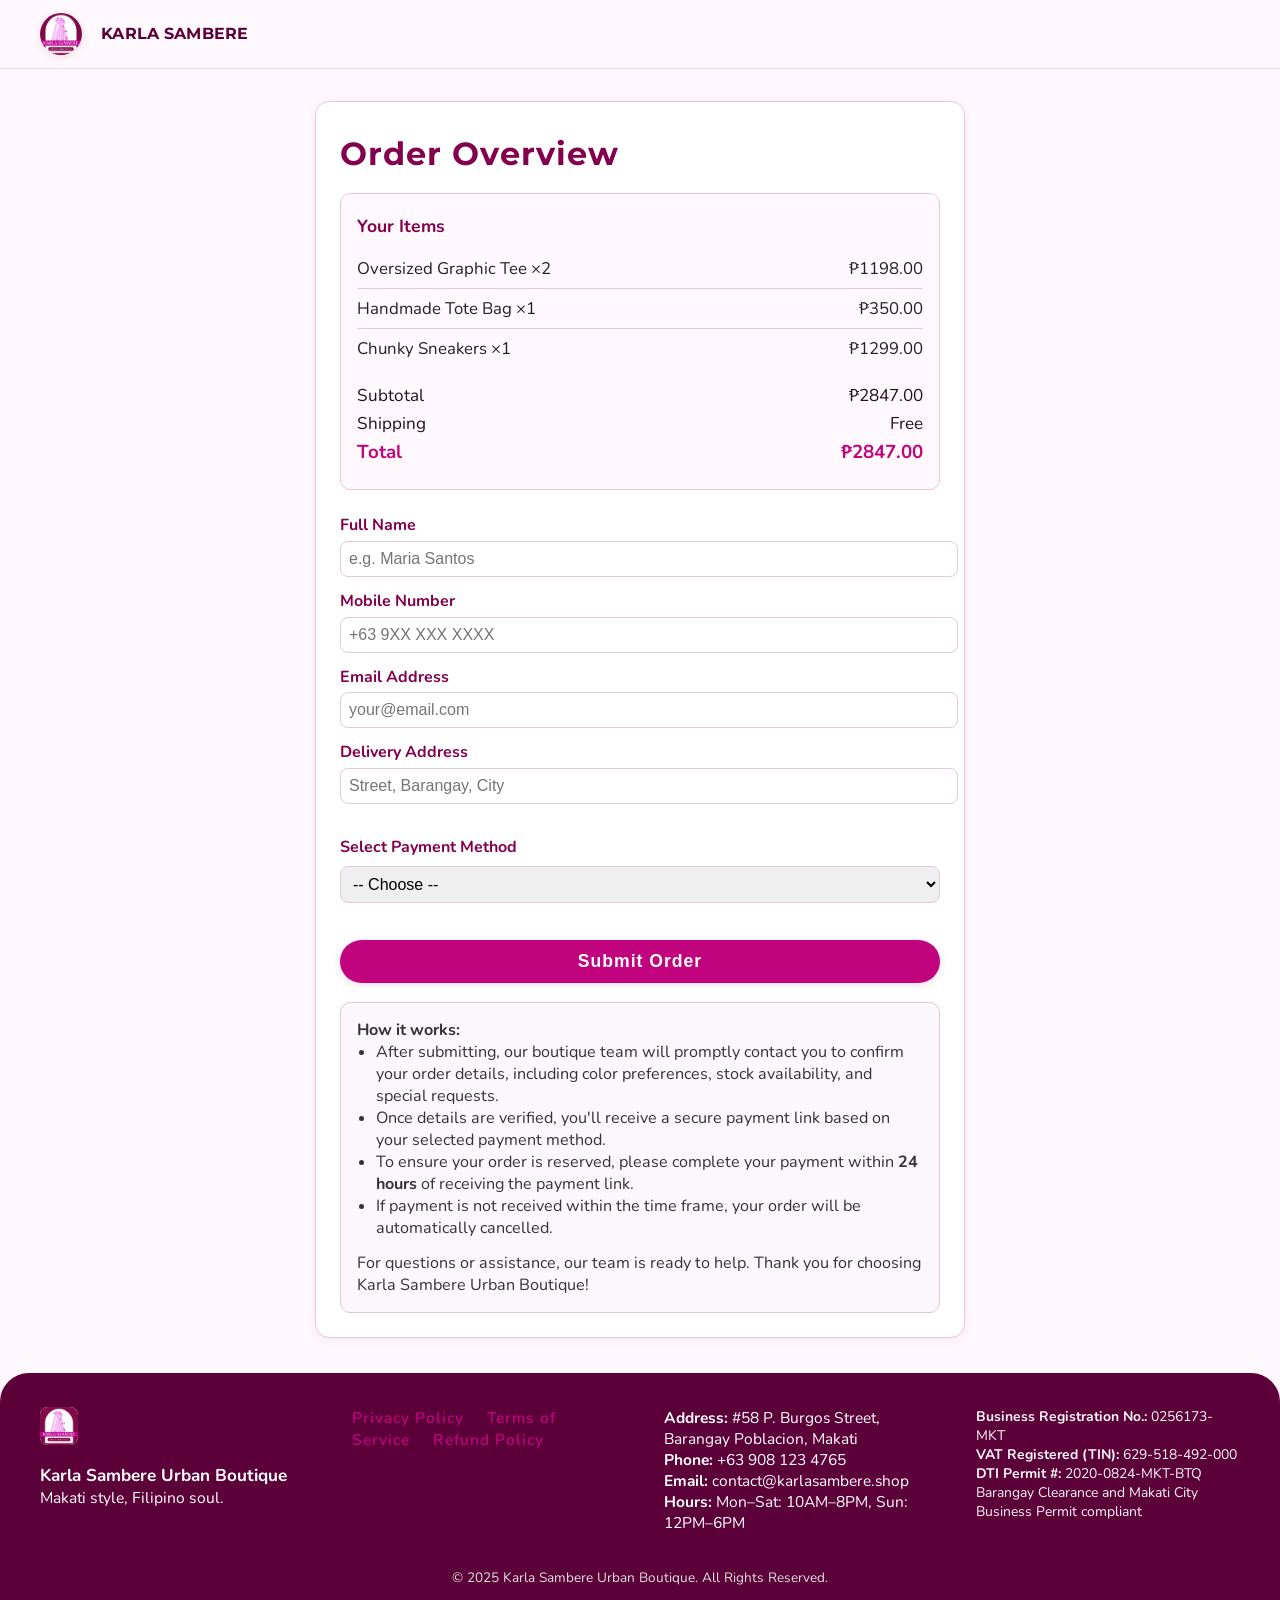
<file: order-summary.html>
<!DOCTYPE html>
<html lang="en">
<head>
    <meta charset="UTF-8">
    <title>Order Summary | Karla Sambere Urban Boutique</title>
    <meta name="viewport" content="width=device-width, initial-scale=1.0">
    <meta name="description" content="Review your order and complete checkout for Karla Sambere Urban Boutique. Confirm details and select your payment method for a quick, secure transaction.">
    <link rel="icon" type="image/png" href="image/LOGO.png">
    <link href="https://fonts.googleapis.com/css2?family=Montserrat:wght@700&family=Nunito:wght@400;700&display=swap" rel="stylesheet">
    <style>
        :root {
            --main-bg: #83004e;
            --accent: #c1037e;
            --white: #fff;
            --section-bg: #fff8fc;
            --border: #e4c7dc;
            --button: #c1037e;
            --button-hover: #83004e;
            --error: #d32f2f;
            --success: #388e3c;
        }
        html {
            scroll-behavior: smooth;
        }
        body {
            background: var(--section-bg);
            font-family: 'Nunito', 'Montserrat', Arial, sans-serif;
            color: #222;
            margin: 0;
        }
        header {
            background: var(--main-bg);
            color: #fff;
            padding: 0;
            position: sticky;
            top: 0;
            left: 0;
            width: 100%;
            z-index: 1000;
            box-shadow: 0 3px 12px rgba(131,0,78,0.11);
        }
        .navbar {
            max-width: 1200px;
            margin: 0 auto;
            padding: 0.8rem 1rem;
            display: flex;
            align-items: center;
            justify-content: space-between;
        }
        .navbar-logo {
            display: flex;
            align-items: center;
            gap: 1.2rem;
        }
        .logo-img {
            height: 52px;
            width: 52px;
            border-radius: 12px;
            background: #fff;
            object-fit: contain;
            box-shadow: 0 2px 8px rgba(131,0,78,0.12);
        }
        .navbar-brand {
            font-family: 'Montserrat', serif;
            font-size: 1.6rem;
            font-weight: 700;
            color: #fff;
            letter-spacing: 2px;
        }
        .summary-section {
            max-width: 600px;
            margin: 2rem auto;
            background: #fff;
            border-radius: 14px;
            box-shadow: 0 2px 12px rgba(131,0,78,0.07);
            border: 1px solid var(--border);
            padding: 2rem 1.5rem 1.5rem 1.5rem;
        }
        .section-title {
            font-size: 2rem;
            font-family: 'Montserrat', serif;
            font-weight: 700;
            color: var(--main-bg);
            letter-spacing: 1px;
            margin-bottom: 1.3rem;
        }
        .order-details {
            background: var(--section-bg);
            border: 1px solid var(--border);
            border-radius: 10px;
            padding: 1.2rem 1rem;
            margin-bottom: 1.5rem;
        }
        .order-details h3 {
            font-size: 1.1rem;
            color: var(--main-bg);
            margin: 0 0 .7rem 0;
            font-weight: 700;
        }
        .order-products {
            list-style: none;
            padding: 0;
            margin: 0 0 1rem 0;
        }
        .order-products li {
            padding: 0.5rem 0;
            border-bottom: 1px solid var(--border);
            display: flex;
            justify-content: space-between;
            align-items: center;
            font-size: 1.05rem;
            color: #222;
        }
        .order-products li:last-child {
            border-bottom: none;
        }
        .order-summary-row {
            display: flex;
            justify-content: space-between;
            align-items: center;
            font-size: 1.07rem;
            margin: 0.3rem 0;
        }
        .order-summary-row.total {
            font-size: 1.17rem;
            font-weight: 700;
            color: var(--accent);
        }
        .customer-info {
            margin-bottom: 1.2rem;
        }
        .customer-info label {
            display: block;
            font-weight: 700;
            margin-bottom: 0.3rem;
            color: var(--main-bg);
        }
        .customer-info input, .customer-info select {
            width: 100%;
            padding: 0.5rem;
            margin-bottom: 0.8rem;
            border-radius: 8px;
            border: 1px solid var(--border);
            font-size: 1rem;
        }
        .payment-methods {
            margin-bottom: 1.5rem;
        }
        .payment-methods label {
            display: block;
            font-weight: 700;
            margin-bottom: 0.5rem;
            color: var(--main-bg);
        }
        .payment-methods select {
            width: 100%;
            padding: 0.5rem;
            border-radius: 8px;
            border: 1px solid var(--border);
            font-size: 1rem;
            margin-bottom: 0.8rem;
        }
        .checkout-btn {
            background: var(--accent);
            color: #fff;
            border: none;
            border-radius: 22px;
            padding: 0.7rem 2.2rem;
            font-weight: 700;
            font-size: 1.1rem;
            cursor: pointer;
            transition: background 0.18s;
            margin-top: .7rem;
            margin-bottom: 1rem;
            letter-spacing: 1px;
            box-shadow: 0 2px 8px rgba(131,0,78,0.13);
            display: block;
            width: 100%;
        }
        .checkout-btn:hover, .checkout-btn:focus {
            background: var(--main-bg);
            color: var(--accent);
        }
        .confirmation {
            display: none;
            padding: 1.4rem 1rem;
            background: #e6fff3;
            border: 1px solid #b6e5c0;
            border-radius: 10px;
            font-size: 1.08rem;
            color: var(--success);
            margin: 1.2rem 0;
        }
        .confirmation.active {
            display: block;
        }
        .confirmation strong {
            color: var(--main-bg);
            font-size: 1.18rem;
        }
        .instructions {
            margin: 1.2rem 0 0 0;
            font-size: 1.01rem;
            color: #333;
            background: #fcf7fa;
            padding: 1rem;
            border-radius: 10px;
            border: 1px solid var(--border);
        }
        @media (max-width: 700px) {
            .summary-section {
                max-width: 98vw;
                padding: 1.2rem 0.7rem 1rem 0.7rem;
            }
            .section-title {
                font-size: 1.3rem;
            }
            .order-details h3 {
                font-size: 1rem;
            }
            .checkout-btn {
                font-size: 1rem;
                padding: 0.7rem 1.2rem;
            }
        }
        footer {
            background: var(--main-bg);
            color: var(--white);
            padding: 2.1rem 1rem 1rem 1rem;
            margin-top: 2.2rem;
        }
        .footer-container {
            max-width: 1200px;
            margin: 0 auto;
            display: flex;
            flex-wrap: wrap;
            justify-content: space-between;
            gap: 3rem;
        }
        .footer-brand, .footer-links, .footer-contact, .footer-info {
            flex: 1 1 180px;
            min-width: 180px;
            margin-bottom: 1.2rem;
        }
        .footer-logo {
            height: 38px;
            margin-bottom: 0.8rem;
            border-radius: 8px;
            background: #fff;
            object-fit: contain;
        }
        .footer-links a {
            color: var(--accent);
            text-decoration: none;
            margin-right: 1.2rem;
            font-weight: 600;
            font-size: 0.97rem;
            letter-spacing: 1px;
        }
        .footer-links a:hover {
            color: var(--footer-accent);
            text-decoration: underline;
        }
        .footer-contact {
            font-size: 0.97rem;
        }
        .footer-info {
            font-size: 0.87rem;
            color: #f8f8f8;
        }
        @media (max-width: 700px) {
            .footer-container {
                flex-direction: column;
                gap: 1.5rem;
            }
        }
    </style>
    <script>
        document.addEventListener('DOMContentLoaded', function () {
            // Demo product list (can be replaced with dynamic data)
            const orderProducts = [
                { name: 'Oversized Graphic Tee', qty: 2, price: 599.00 },
                { name: 'Handmade Tote Bag', qty: 1, price: 350.00 },
                { name: 'Chunky Sneakers', qty: 1, price: 1299.00 }
            ];
            const orderProductsList = document.getElementById('order-products-list');
            const orderSubtotal = document.getElementById('order-subtotal');
            const orderShipping = document.getElementById('order-shipping');
            const orderTotal = document.getElementById('order-total');
            let subtotal = 0;
            orderProducts.forEach(prod => {
                const li = document.createElement('li');
                li.innerHTML = `<span>${prod.name} ×${prod.qty}</span><span>₱${(prod.price * prod.qty).toFixed(2)}</span>`;
                orderProductsList.appendChild(li);
                subtotal += prod.price * prod.qty;
            });
            orderSubtotal.textContent = '₱' + subtotal.toFixed(2);
            // Free shipping for orders ₱1,500 and up
            let shipping = subtotal >= 1500 ? 0 : 120;
            orderShipping.textContent = shipping === 0 ? 'Free' : '₱' + shipping.toFixed(2);
            orderTotal.textContent = '₱' + (subtotal + shipping).toFixed(2);

            // Form submit logic
            const checkoutForm = document.getElementById('checkout-form');
            const confirmationBox = document.getElementById('confirmation');
            checkoutForm.addEventListener('submit', function (e) {
                e.preventDefault();
                confirmationBox.classList.add('active');
                window.scrollTo({ top: confirmationBox.offsetTop - 30, behavior: "smooth" });
            });
        });
    </script>
  <link rel="stylesheet" href="polish.css">
</head>
<body>
    <header>
        <div class="navbar">
            <div class="navbar-logo">
                <img src="image/LOGO.png" alt="Karla Sambere Urban Boutique Logo" class="logo-img">
                <span class="navbar-brand">KARLA SAMBERE</span>
            </div>
        </div>
    </header>
    <section class="summary-section">
        <div class="section-title">Order Overview</div>
        <form id="checkout-form" autocomplete="off">
            <div class="order-details">
                <h3>Your Items</h3>
                <ul class="order-products" id="order-products-list"></ul>
                <div class="order-summary-row">
                    <span>Subtotal</span>
                    <span id="order-subtotal">₱0.00</span>
                </div>
                <div class="order-summary-row">
                    <span>Shipping</span>
                    <span id="order-shipping">₱0.00</span>
                </div>
                <div class="order-summary-row total">
                    <span>Total</span>
                    <span id="order-total">₱0.00</span>
                </div>
            </div>
            <div class="customer-info">
                <label for="customer-name">Full Name</label>
                <input type="text" id="customer-name" name="customer-name" required placeholder="e.g. Maria Santos">
                <label for="customer-phone">Mobile Number</label>
                <input type="tel" id="customer-phone" name="customer-phone" required placeholder="+63 9XX XXX XXXX">
                <label for="customer-email">Email Address</label>
                <input type="email" id="customer-email" name="customer-email" required placeholder="your@email.com">
                <label for="customer-address">Delivery Address</label>
                <input type="text" id="customer-address" name="customer-address" required placeholder="Street, Barangay, City">
            </div>
            <div class="payment-methods">
                <label for="payment-method">Select Payment Method</label>
                <select id="payment-method" name="payment-method" required>
                    <option value="">-- Choose --</option>
                    <option value="GCash">GCash</option>
                    <option value="BDO">BDO Bank Transfer</option>
                    <option value="BPI">BPI Bank Transfer</option>
                    <option value="COD">Cash on Delivery (Metro Manila only)</option>
                </select>
            </div>
            <button class="checkout-btn" type="submit">Submit Order</button>
            <div class="instructions">
                <strong>How it works:</strong>
                <ul style="padding-left:1.2rem; margin:0;">
                    <li>After submitting, our boutique team will promptly contact you to confirm your order details, including color preferences, stock availability, and special requests.</li>
                    <li>Once details are verified, you'll receive a secure payment link based on your selected payment method.</li>
                    <li>To ensure your order is reserved, please complete your payment within <b>24 hours</b> of receiving the payment link.</li>
                    <li>If payment is not received within the time frame, your order will be automatically cancelled.</li>
                </ul>
                <div style="margin-top:0.8rem;">For questions or assistance, our team is ready to help. Thank you for choosing Karla Sambere Urban Boutique!</div>
            </div>
            <div class="confirmation" id="confirmation">
                <strong>Order Submitted Successfully!</strong><br><br>
                Thank you for your order. One of our friendly team members will reach out shortly to confirm all details including product colors, availability, and any specific requests. Please review and verify your order information during this process.<br><br>
                Once confirmed, we'll send you a payment link based on your chosen method. Kindly complete payment within <b>24 hours</b> to secure your items. Orders not paid within this period may be automatically cancelled.<br><br>
                If you need help, just reply to our message. We look forward to styling you soon!
            </div>
        </form>
    </section>
    <footer>
        <div class="footer-container">
            <div class="footer-brand">
                <img src="image/LOGO.png" alt="Karla Sambere Urban Boutique Logo" class="footer-logo">
                <div style="font-weight:700; font-size:1.07rem;">Karla Sambere Urban Boutique</div>
                <div style="font-size:0.98rem;">Makati style, Filipino soul.</div>
            </div>
            <div class="footer-links">
                <a href="privacy-policy.html">Privacy Policy</a>
                <a href="terms.html">Terms of Service</a>
                <a href="refund-policy.html">Refund Policy</a>
            </div>
            <div class="footer-contact">
                <b>Address:</b> #58 P. Burgos Street, Barangay Poblacion, Makati<br>
                <b>Phone:</b> +63 908 123 4765<br>
                <b>Email:</b> contact@karlasambere.shop<br>
                <b>Hours:</b> Mon–Sat: 10AM–8PM, Sun: 12PM–6PM
            </div>
            <div class="footer-info">
                <div><b>Business Registration No.:</b> 0256173-MKT</div>
                <div><b>VAT Registered (TIN):</b> 629-518-492-000</div>
                <div><b>DTI Permit #:</b> 2020-0824-MKT-BTQ</div>
                <div>Barangay Clearance and Makati City Business Permit compliant</div>
            </div>
        </div>
        <div style="text-align:center; font-size:0.85rem; margin-top:1rem; color:#e0e0e0;">
            &copy; 2025 Karla Sambere Urban Boutique. All Rights Reserved.
        </div>
    </footer>
</body>
</html>
</file>
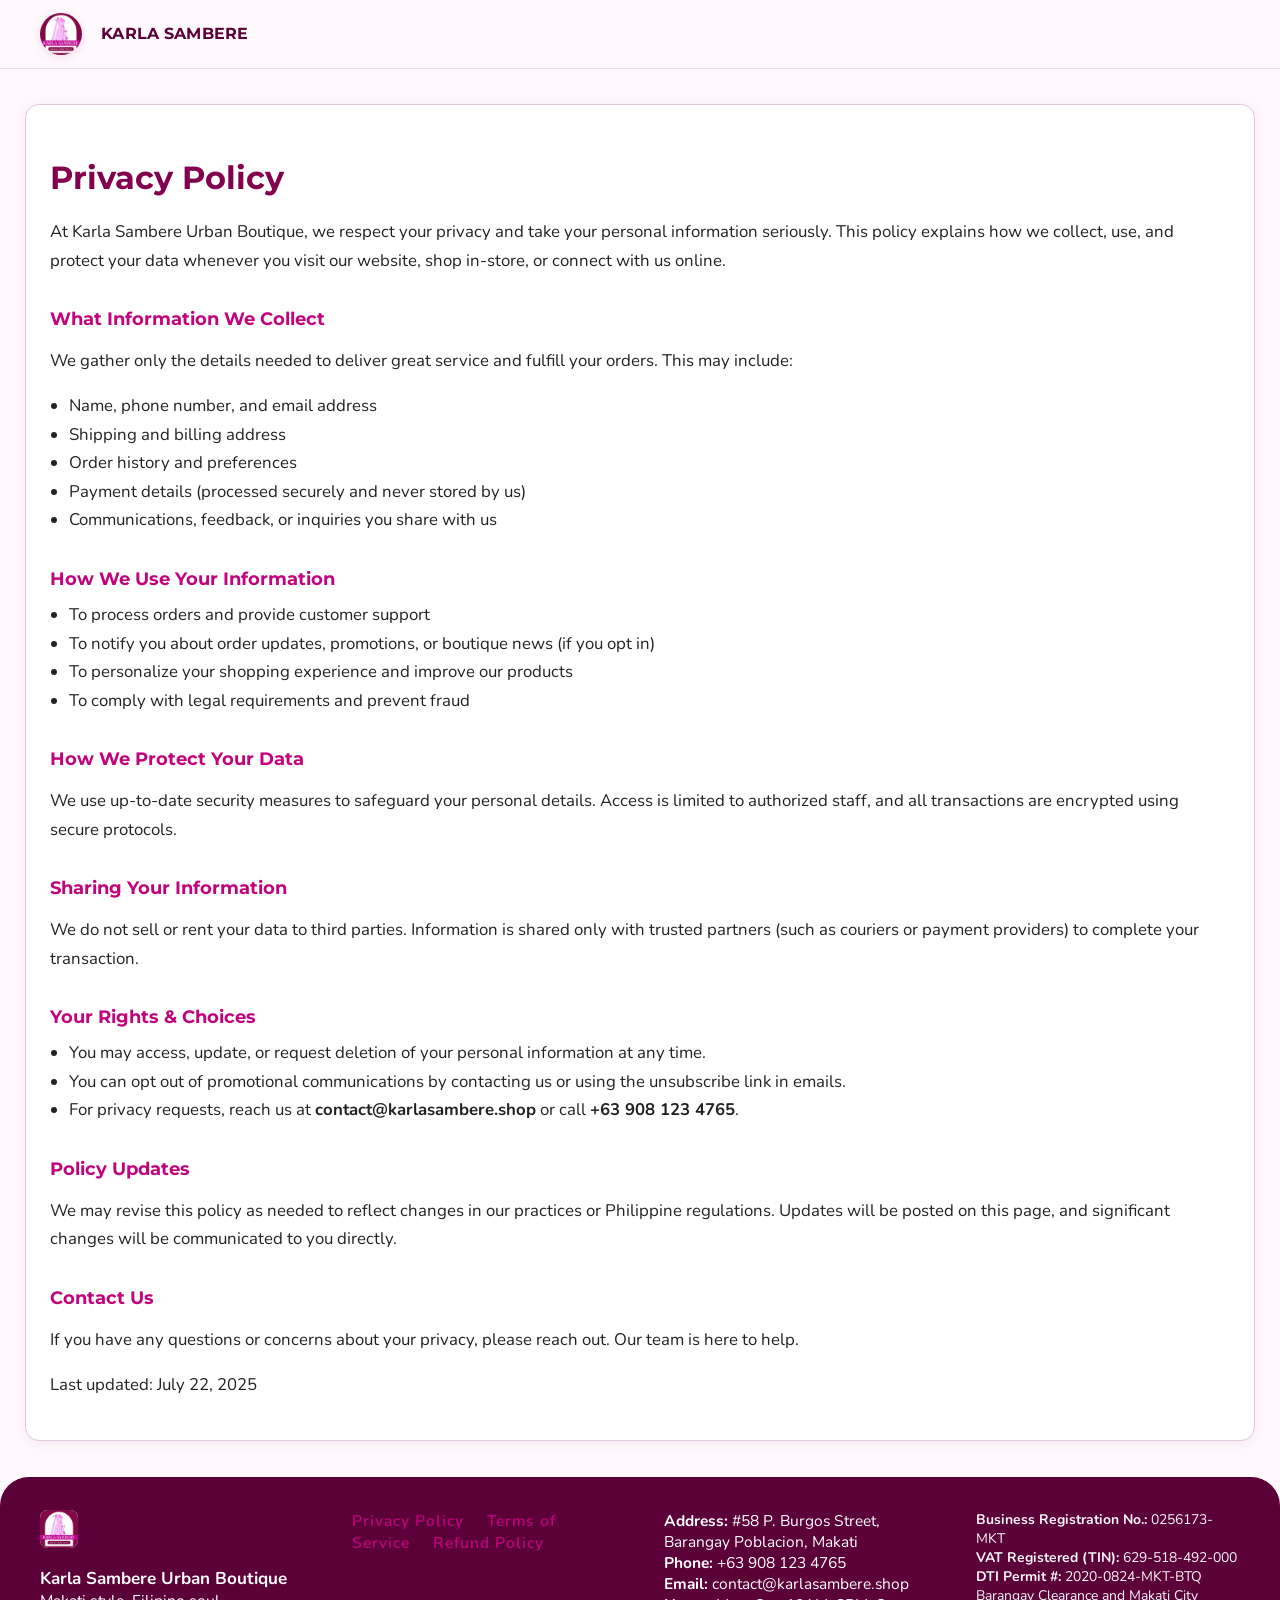
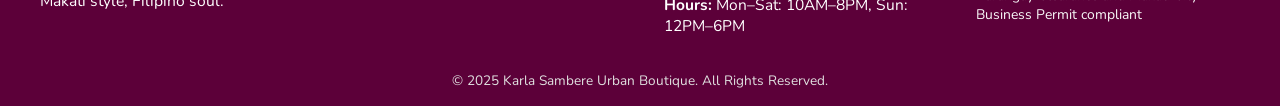
<file: privacy-policy.html>
<!DOCTYPE html>
<html lang="en">
<head>
    <meta charset="UTF-8">
    <title>Privacy Policy | Karla Sambere Urban Boutique</title>
    <meta name="viewport" content="width=device-width, initial-scale=1.0">
    <meta name="description" content="Learn how Karla Sambere Urban Boutique protects and uses your personal information. We value customer privacy and transparency.">
    <link rel="icon" type="image/png" href="image/LOGO.png">
    <link href="https://fonts.googleapis.com/css2?family=Montserrat:wght@700&family=Nunito:wght@400;700&display=swap" rel="stylesheet">
    <style>
        :root {
            --main-bg: #83004e;
            --accent: #c1037e;
            --white: #fff;
            --section-bg: #fff8fc;
            --border: #e4c7dc;
        }
        body {
            background: var(--section-bg);
            margin: 0;
            font-family: 'Nunito', 'Montserrat', Arial, sans-serif;
            color: #222;
        }
        header {
            background: var(--main-bg);
            color: #fff;
            padding: 0;
            position: sticky;
            top: 0;
            left: 0;
            width: 100%;
            z-index: 1000;
            box-shadow: 0 3px 12px rgba(131,0,78,0.11);
        }
        .navbar {
            max-width: 1200px;
            margin: 0 auto;
            padding: 0.8rem 1rem;
            display: flex;
            align-items: center;
            justify-content: space-between;
        }
        .navbar-logo {
            display: flex;
            align-items: center;
            gap: 1.2rem;
        }
        .logo-img {
            height: 52px;
            width: 52px;
            border-radius: 12px;
            background: #fff;
            object-fit: contain;
            box-shadow: 0 2px 8px rgba(131,0,78,0.12);
        }
        .navbar-brand {
            font-family: 'Montserrat', serif;
            font-size: 1.6rem;
            font-weight: 700;
            color: #fff;
            letter-spacing: 2px;
        }
        main {
            max-width: 650px;
            margin: 2.2rem auto;
            background: #fff;
            border-radius: 14px;
            box-shadow: 0 2px 12px rgba(131,0,78,0.07);
            border: 1px solid var(--border);
            padding: 2rem 1.5rem 1.5rem 1.5rem;
        }
        h1 {
            font-size: 2rem;
            font-family: 'Montserrat', serif;
            font-weight: 700;
            color: var(--main-bg);
            margin-bottom: 1.3rem;
        }
        h2 {
            font-size: 1.15rem;
            color: var(--accent);
            margin-top: 2rem;
            margin-bottom: 0.7rem;
            font-weight: 700;
        }
        p, ul, li {
            font-size: 1.05rem;
            color: #222;
            line-height: 1.7;
        }
        ul {
            margin: 0 0 1rem 1.2rem;
            padding: 0;
        }
        footer {
            background: var(--main-bg);
            color: var(--white);
            padding: 2.1rem 1rem 1rem 1rem;
            margin-top: 2.2rem;
        }
        .footer-container {
            max-width: 1200px;
            margin: 0 auto;
            display: flex;
            flex-wrap: wrap;
            justify-content: space-between;
            gap: 3rem;
        }
        .footer-brand, .footer-links, .footer-contact, .footer-info {
            flex: 1 1 180px;
            min-width: 180px;
            margin-bottom: 1.2rem;
        }
        .footer-logo {
            height: 38px;
            margin-bottom: 0.8rem;
            border-radius: 8px;
            background: #fff;
            object-fit: contain;
        }
        .footer-links a {
            color: var(--accent);
            text-decoration: none;
            margin-right: 1.2rem;
            font-weight: 600;
            font-size: 0.97rem;
            letter-spacing: 1px;
        }
        .footer-links a:hover {
            color: var(--white);
            text-decoration: underline;
        }
        .footer-contact {
            font-size: 0.97rem;
        }
        .footer-info {
            font-size: 0.87rem;
            color: #f8f8f8;
        }
        @media (max-width: 700px) {
            main {
                max-width: 97vw;
                padding: 1.2rem 0.7rem 1rem 0.7rem;
            }
            h1 {
                font-size: 1.3rem;
            }
            .footer-container {
                flex-direction: column;
                gap: 1.5rem;
            }
        }
    </style>
  <link rel="stylesheet" href="polish.css">
</head>
<body>
<header>
    <div class="navbar">
        <div class="navbar-logo">
            <img src="image/LOGO.png" alt="Karla Sambere Urban Boutique Logo" class="logo-img">
            <span class="navbar-brand">KARLA SAMBERE</span>
        </div>
    </div>
</header>
<main>
    <h1>Privacy Policy</h1>
    <p>
        At Karla Sambere Urban Boutique, we respect your privacy and take your personal information seriously. This policy explains how we collect, use, and protect your data whenever you visit our website, shop in-store, or connect with us online.
    </p>
    <h2>What Information We Collect</h2>
    <p>
        We gather only the details needed to deliver great service and fulfill your orders. This may include:
    </p>
    <ul>
        <li>Name, phone number, and email address</li>
        <li>Shipping and billing address</li>
        <li>Order history and preferences</li>
        <li>Payment details (processed securely and never stored by us)</li>
        <li>Communications, feedback, or inquiries you share with us</li>
    </ul>
    <h2>How We Use Your Information</h2>
    <ul>
        <li>To process orders and provide customer support</li>
        <li>To notify you about order updates, promotions, or boutique news (if you opt in)</li>
        <li>To personalize your shopping experience and improve our products</li>
        <li>To comply with legal requirements and prevent fraud</li>
    </ul>
    <h2>How We Protect Your Data</h2>
    <p>
        We use up-to-date security measures to safeguard your personal details. Access is limited to authorized staff, and all transactions are encrypted using secure protocols.
    </p>
    <h2>Sharing Your Information</h2>
    <p>
        We do not sell or rent your data to third parties. Information is shared only with trusted partners (such as couriers or payment providers) to complete your transaction.
    </p>
    <h2>Your Rights & Choices</h2>
    <ul>
        <li>You may access, update, or request deletion of your personal information at any time.</li>
        <li>You can opt out of promotional communications by contacting us or using the unsubscribe link in emails.</li>
        <li>For privacy requests, reach us at <b>contact@karlasambere.shop</b> or call <b>+63 908 123 4765</b>.</li>
    </ul>
    <h2>Policy Updates</h2>
    <p>
        We may revise this policy as needed to reflect changes in our practices or Philippine regulations. Updates will be posted on this page, and significant changes will be communicated to you directly.
    </p>
    <h2>Contact Us</h2>
    <p>
        If you have any questions or concerns about your privacy, please reach out. Our team is here to help.
    </p>
    <p>
        Last updated: July 22, 2025
    </p>
</main>
<footer>
    <div class="footer-container">
        <div class="footer-brand">
            <img src="image/LOGO.png" alt="Karla Sambere Urban Boutique Logo" class="footer-logo">
            <div style="font-weight:700; font-size:1.07rem;">Karla Sambere Urban Boutique</div>
            <div style="font-size:0.98rem;">Makati style, Filipino soul.</div>
        </div>
        <div class="footer-links">
            <a href="privacy-policy.html">Privacy Policy</a>
            <a href="terms.html">Terms of Service</a>
            <a href="refund-policy.html">Refund Policy</a>
        </div>
        <div class="footer-contact">
            <b>Address:</b> #58 P. Burgos Street, Barangay Poblacion, Makati<br>
            <b>Phone:</b> +63 908 123 4765<br>
            <b>Email:</b> contact@karlasambere.shop<br>
            <b>Hours:</b> Mon–Sat: 10AM–8PM, Sun: 12PM–6PM
        </div>
        <div class="footer-info">
            <div><b>Business Registration No.:</b> 0256173-MKT</div>
            <div><b>VAT Registered (TIN):</b> 629-518-492-000</div>
            <div><b>DTI Permit #:</b> 2020-0824-MKT-BTQ</div>
            <div>Barangay Clearance and Makati City Business Permit compliant</div>
        </div>
    </div>
    <div style="text-align:center; font-size:0.85rem; margin-top:1rem; color:#e0e0e0;">
        &copy; 2025 Karla Sambere Urban Boutique. All Rights Reserved.
    </div>
</footer>
</body>
</html>
</file>
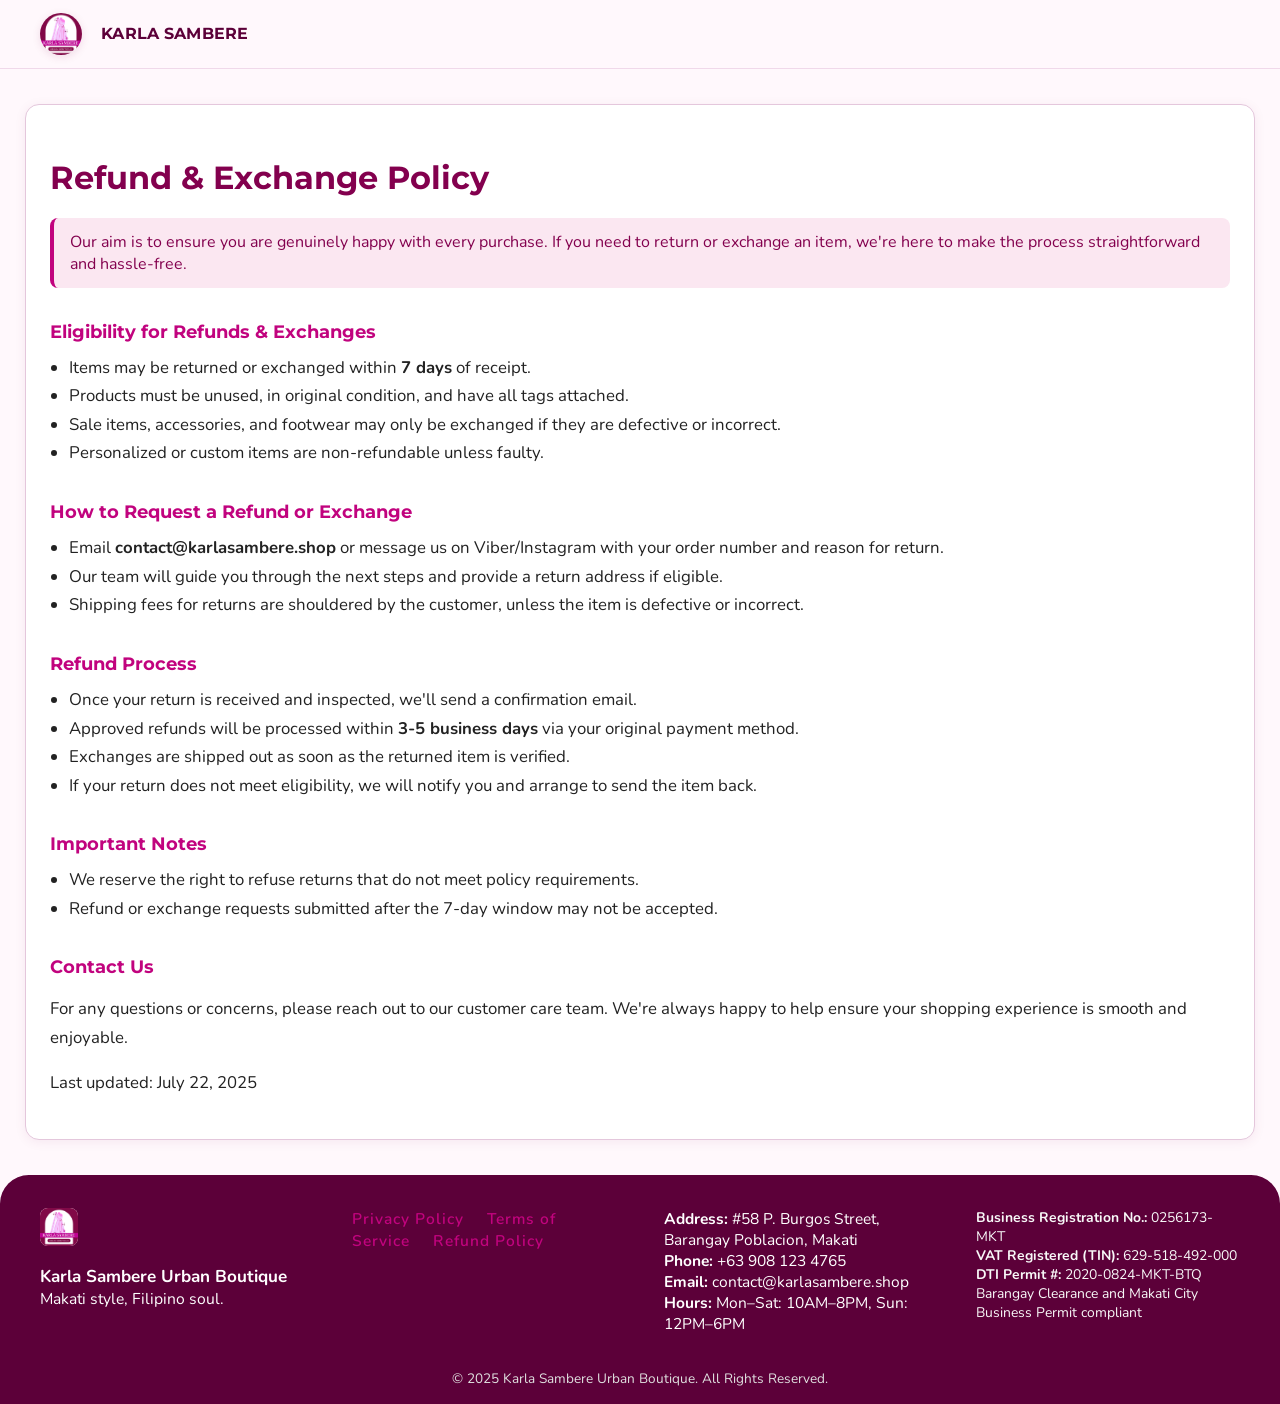
<file: refund-policy.html>
<!DOCTYPE html>
<html lang="en">
<head>
    <meta charset="UTF-8">
    <title>Refund Policy | Karla Sambere Urban Boutique</title>
    <meta name="viewport" content="width=device-width, initial-scale=1.0">
    <meta name="description" content="Understand Karla Sambere Urban Boutique’s refund and exchange process. We’re committed to providing a fair, easy, and transparent customer experience.">
    <link rel="icon" type="image/png" href="image/LOGO.png">
    <link href="https://fonts.googleapis.com/css2?family=Montserrat:wght@700&family=Nunito:wght@400;700&display=swap" rel="stylesheet">
    <style>
        :root {
            --main-bg: #83004e;
            --accent: #c1037e;
            --white: #fff;
            --section-bg: #fff8fc;
            --border: #e4c7dc;
        }
        body {
            background: var(--section-bg);
            margin: 0;
            font-family: 'Nunito', 'Montserrat', Arial, sans-serif;
            color: #222;
        }
        header {
            background: var(--main-bg);
            color: #fff;
            padding: 0;
            position: sticky;
            top: 0;
            left: 0;
            width: 100%;
            z-index: 1000;
            box-shadow: 0 3px 12px rgba(131,0,78,0.11);
        }
        .navbar {
            max-width: 1200px;
            margin: 0 auto;
            padding: 0.8rem 1rem;
            display: flex;
            align-items: center;
            justify-content: space-between;
        }
        .navbar-logo {
            display: flex;
            align-items: center;
            gap: 1.2rem;
        }
        .logo-img {
            height: 52px;
            width: 52px;
            border-radius: 12px;
            background: #fff;
            object-fit: contain;
            box-shadow: 0 2px 8px rgba(131,0,78,0.12);
        }
        .navbar-brand {
            font-family: 'Montserrat', serif;
            font-size: 1.6rem;
            font-weight: 700;
            color: #fff;
            letter-spacing: 2px;
        }
        main {
            max-width: 650px;
            margin: 2.2rem auto;
            background: #fff;
            border-radius: 14px;
            box-shadow: 0 2px 12px rgba(131,0,78,0.07);
            border: 1px solid var(--border);
            padding: 2rem 1.5rem 1.5rem 1.5rem;
        }
        h1 {
            font-size: 2rem;
            font-family: 'Montserrat', serif;
            font-weight: 700;
            color: var(--main-bg);
            margin-bottom: 1.3rem;
        }
        h2 {
            font-size: 1.15rem;
            color: var(--accent);
            margin-top: 2rem;
            margin-bottom: 0.7rem;
            font-weight: 700;
        }
        p, ul, li {
            font-size: 1.05rem;
            color: #222;
            line-height: 1.7;
        }
        ul {
            margin: 0 0 1rem 1.2rem;
            padding: 0;
        }
        .important {
            background: #fbe7f1;
            border-left: 4px solid var(--accent);
            padding: 0.8rem 1rem;
            margin-bottom: 1.2rem;
            border-radius: 8px;
            color: #83004e;
        }
        footer {
            background: var(--main-bg);
            color: var(--white);
            padding: 2.1rem 1rem 1rem 1rem;
            margin-top: 2.2rem;
        }
        .footer-container {
            max-width: 1200px;
            margin: 0 auto;
            display: flex;
            flex-wrap: wrap;
            justify-content: space-between;
            gap: 3rem;
        }
        .footer-brand, .footer-links, .footer-contact, .footer-info {
            flex: 1 1 180px;
            min-width: 180px;
            margin-bottom: 1.2rem;
        }
        .footer-logo {
            height: 38px;
            margin-bottom: 0.8rem;
            border-radius: 8px;
            background: #fff;
            object-fit: contain;
        }
        .footer-links a {
            color: var(--accent);
            text-decoration: none;
            margin-right: 1.2rem;
            font-weight: 600;
            font-size: 0.97rem;
            letter-spacing: 1px;
        }
        .footer-links a:hover {
            color: var(--white);
            text-decoration: underline;
        }
        .footer-contact {
            font-size: 0.97rem;
        }
        .footer-info {
            font-size: 0.87rem;
            color: #f8f8f8;
        }
        @media (max-width: 700px) {
            main {
                max-width: 97vw;
                padding: 1.2rem 0.7rem 1rem 0.7rem;
            }
            h1 {
                font-size: 1.3rem;
            }
            .footer-container {
                flex-direction: column;
                gap: 1.5rem;
            }
        }
    </style>
  <link rel="stylesheet" href="polish.css">
</head>
<body>
<header>
    <div class="navbar">
        <div class="navbar-logo">
            <img src="image/LOGO.png" alt="Karla Sambere Urban Boutique Logo" class="logo-img">
            <span class="navbar-brand">KARLA SAMBERE</span>
        </div>
    </div>
</header>
<main>
    <h1>Refund & Exchange Policy</h1>
    <div class="important">
        Our aim is to ensure you are genuinely happy with every purchase. If you need to return or exchange an item, we're here to make the process straightforward and hassle-free.
    </div>
    <h2>Eligibility for Refunds & Exchanges</h2>
    <ul>
        <li>Items may be returned or exchanged within <strong>7 days</strong> of receipt.</li>
        <li>Products must be unused, in original condition, and have all tags attached.</li>
        <li>Sale items, accessories, and footwear may only be exchanged if they are defective or incorrect.</li>
        <li>Personalized or custom items are non-refundable unless faulty.</li>
    </ul>
    <h2>How to Request a Refund or Exchange</h2>
    <ul>
        <li>Email <b>contact@karlasambere.shop</b> or message us on Viber/Instagram with your order number and reason for return.</li>
        <li>Our team will guide you through the next steps and provide a return address if eligible.</li>
        <li>Shipping fees for returns are shouldered by the customer, unless the item is defective or incorrect.</li>
    </ul>
    <h2>Refund Process</h2>
    <ul>
        <li>Once your return is received and inspected, we'll send a confirmation email.</li>
        <li>Approved refunds will be processed within <strong>3-5 business days</strong> via your original payment method.</li>
        <li>Exchanges are shipped out as soon as the returned item is verified.</li>
        <li>If your return does not meet eligibility, we will notify you and arrange to send the item back.</li>
    </ul>
    <h2>Important Notes</h2>
    <ul>
        <li>We reserve the right to refuse returns that do not meet policy requirements.</li>
        <li>Refund or exchange requests submitted after the 7-day window may not be accepted.</li>
    </ul>
    <h2>Contact Us</h2>
    <p>
        For any questions or concerns, please reach out to our customer care team. We're always happy to help ensure your shopping experience is smooth and enjoyable.
    </p>
    <p>
        Last updated: July 22, 2025
    </p>
</main>
<footer>
    <div class="footer-container">
        <div class="footer-brand">
            <img src="image/LOGO.png" alt="Karla Sambere Urban Boutique Logo" class="footer-logo">
            <div style="font-weight:700; font-size:1.07rem;">Karla Sambere Urban Boutique</div>
            <div style="font-size:0.98rem;">Makati style, Filipino soul.</div>
        </div>
        <div class="footer-links">
            <a href="privacy-policy.html">Privacy Policy</a>
            <a href="terms.html">Terms of Service</a>
            <a href="refund-policy.html">Refund Policy</a>
        </div>
        <div class="footer-contact">
            <b>Address:</b> #58 P. Burgos Street, Barangay Poblacion, Makati<br>
            <b>Phone:</b> +63 908 123 4765<br>
            <b>Email:</b> contact@karlasambere.shop<br>
            <b>Hours:</b> Mon–Sat: 10AM–8PM, Sun: 12PM–6PM
        </div>
        <div class="footer-info">
            <div><b>Business Registration No.:</b> 0256173-MKT</div>
            <div><b>VAT Registered (TIN):</b> 629-518-492-000</div>
            <div><b>DTI Permit #:</b> 2020-0824-MKT-BTQ</div>
            <div>Barangay Clearance and Makati City Business Permit compliant</div>
        </div>
    </div>
    <div style="text-align:center; font-size:0.85rem; margin-top:1rem; color:#e0e0e0;">
        &copy; 2025 Karla Sambere Urban Boutique. All Rights Reserved.
    </div>
</footer>
</body>
</html>
</file>
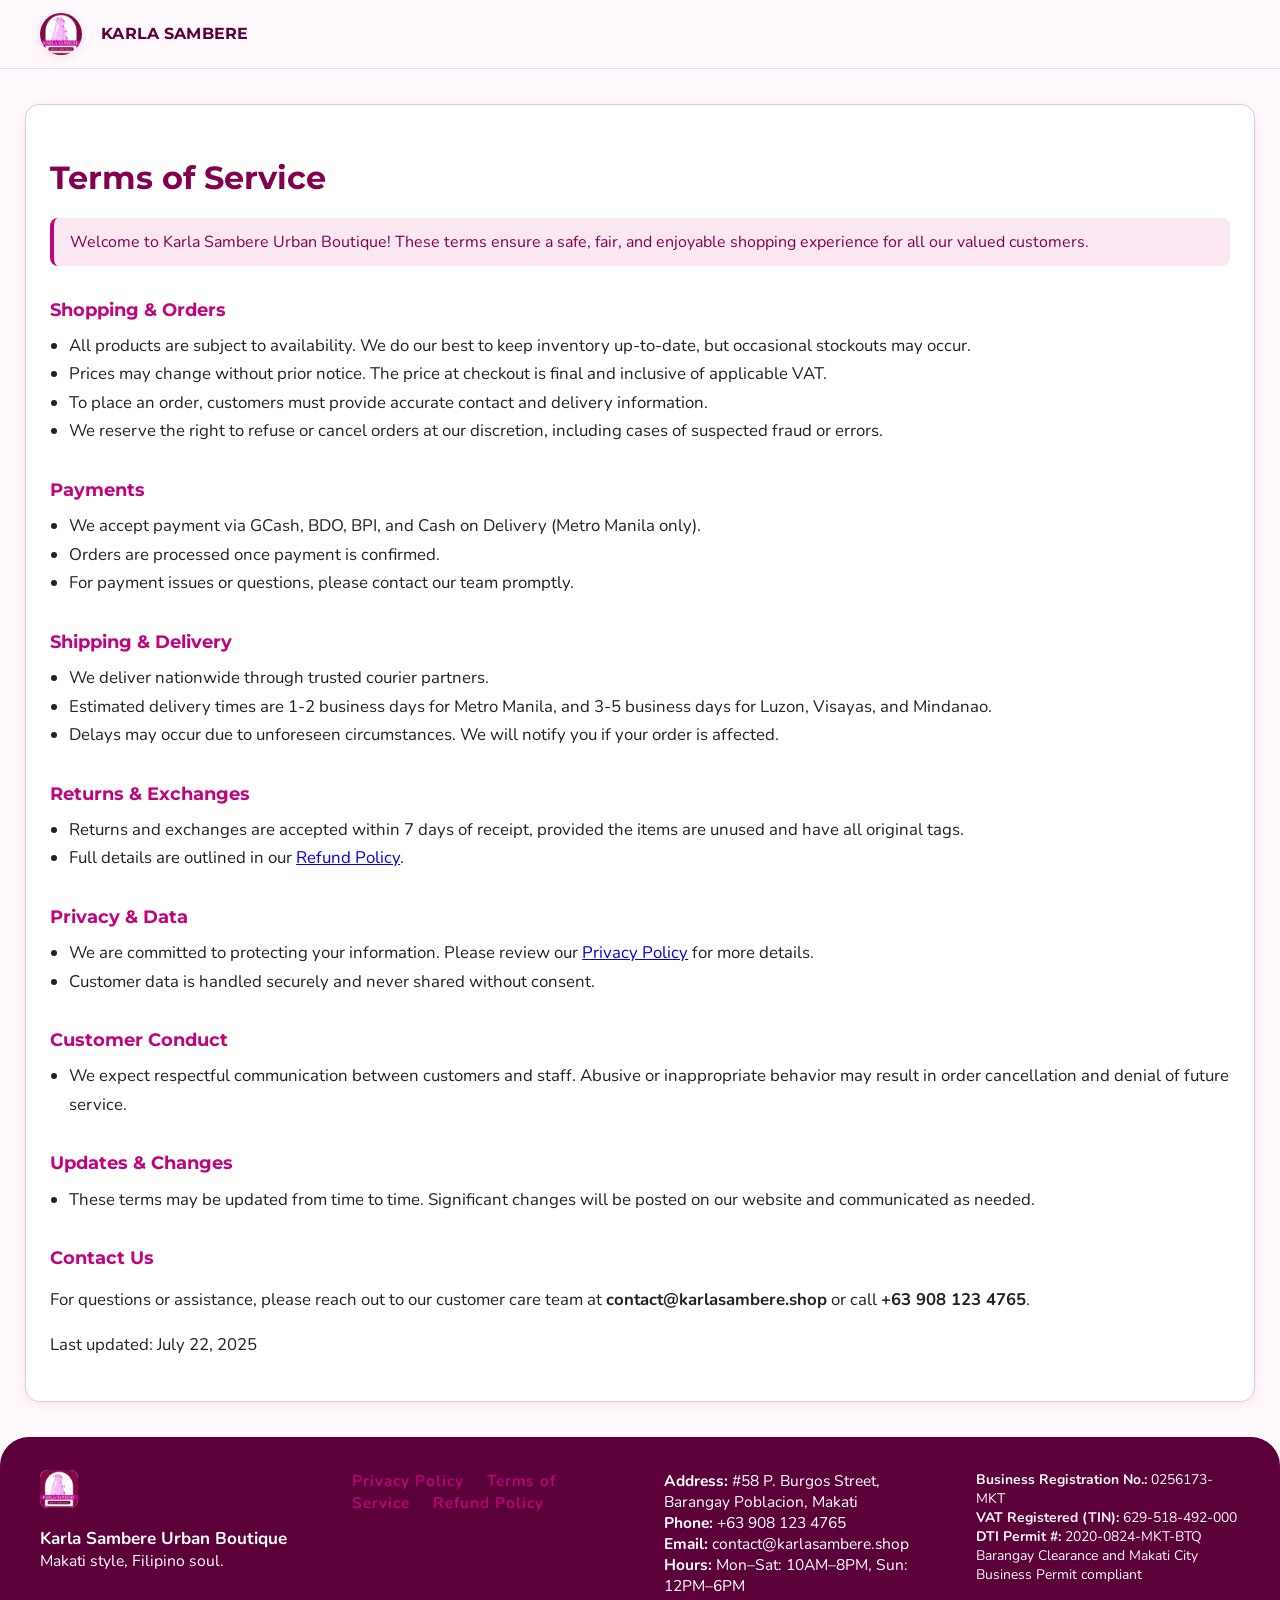
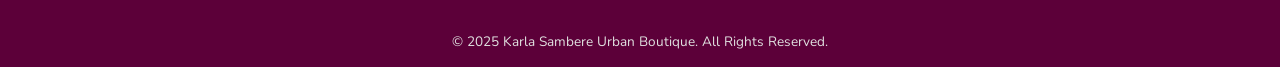
<file: terms.html>
<!DOCTYPE html>
<html lang="en">
<head>
    <meta charset="UTF-8">
    <title>Terms of Service | Karla Sambere Urban Boutique</title>
    <meta name="viewport" content="width=device-width, initial-scale=1.0">
    <meta name="description" content="Read the terms and conditions for using Karla Sambere Urban Boutique. We ensure a fair, safe, and respectful shopping experience for all customers.">
    <link rel="icon" type="image/png" href="image/LOGO.png">
    <link href="https://fonts.googleapis.com/css2?family=Montserrat:wght@700&family=Nunito:wght@400;700&display=swap" rel="stylesheet">
    <style>
        :root {
            --main-bg: #83004e;
            --accent: #c1037e;
            --white: #fff;
            --section-bg: #fff8fc;
            --border: #e4c7dc;
        }
        body {
            background: var(--section-bg);
            margin: 0;
            font-family: 'Nunito', 'Montserrat', Arial, sans-serif;
            color: #222;
        }
        header {
            background: var(--main-bg);
            color: #fff;
            padding: 0;
            position: sticky;
            top: 0;
            left: 0;
            width: 100%;
            z-index: 1000;
            box-shadow: 0 3px 12px rgba(131,0,78,0.11);
        }
        .navbar {
            max-width: 1200px;
            margin: 0 auto;
            padding: 0.8rem 1rem;
            display: flex;
            align-items: center;
            justify-content: space-between;
        }
        .navbar-logo {
            display: flex;
            align-items: center;
            gap: 1.2rem;
        }
        .logo-img {
            height: 52px;
            width: 52px;
            border-radius: 12px;
            background: #fff;
            object-fit: contain;
            box-shadow: 0 2px 8px rgba(131,0,78,0.12);
        }
        .navbar-brand {
            font-family: 'Montserrat', serif;
            font-size: 1.6rem;
            font-weight: 700;
            color: #fff;
            letter-spacing: 2px;
        }
        main {
            max-width: 650px;
            margin: 2.2rem auto;
            background: #fff;
            border-radius: 14px;
            box-shadow: 0 2px 12px rgba(131,0,78,0.07);
            border: 1px solid var(--border);
            padding: 2rem 1.5rem 1.5rem 1.5rem;
        }
        h1 {
            font-size: 2rem;
            font-family: 'Montserrat', serif;
            font-weight: 700;
            color: var(--main-bg);
            margin-bottom: 1.3rem;
        }
        h2 {
            font-size: 1.15rem;
            color: var(--accent);
            margin-top: 2rem;
            margin-bottom: 0.7rem;
            font-weight: 700;
        }
        p, ul, li {
            font-size: 1.05rem;
            color: #222;
            line-height: 1.7;
        }
        ul {
            margin: 0 0 1rem 1.2rem;
            padding: 0;
        }
        .important {
            background: #fbe7f1;
            border-left: 4px solid var(--accent);
            padding: 0.8rem 1rem;
            margin-bottom: 1.2rem;
            border-radius: 8px;
            color: #83004e;
        }
        footer {
            background: var(--main-bg);
            color: var(--white);
            padding: 2.1rem 1rem 1rem 1rem;
            margin-top: 2.2rem;
        }
        .footer-container {
            max-width: 1200px;
            margin: 0 auto;
            display: flex;
            flex-wrap: wrap;
            justify-content: space-between;
            gap: 3rem;
        }
        .footer-brand, .footer-links, .footer-contact, .footer-info {
            flex: 1 1 180px;
            min-width: 180px;
            margin-bottom: 1.2rem;
        }
        .footer-logo {
            height: 38px;
            margin-bottom: 0.8rem;
            border-radius: 8px;
            background: #fff;
            object-fit: contain;
        }
        .footer-links a {
            color: var(--accent);
            text-decoration: none;
            margin-right: 1.2rem;
            font-weight: 600;
            font-size: 0.97rem;
            letter-spacing: 1px;
        }
        .footer-links a:hover {
            color: var(--white);
            text-decoration: underline;
        }
        .footer-contact {
            font-size: 0.97rem;
        }
        .footer-info {
            font-size: 0.87rem;
            color: #f8f8f8;
        }
        @media (max-width: 700px) {
            main {
                max-width: 97vw;
                padding: 1.2rem 0.7rem 1rem 0.7rem;
            }
            h1 {
                font-size: 1.3rem;
            }
            .footer-container {
                flex-direction: column;
                gap: 1.5rem;
            }
        }
    </style>
  <link rel="stylesheet" href="polish.css">
</head>
<body>
<header>
    <div class="navbar">
        <div class="navbar-logo">
            <img src="image/LOGO.png" alt="Karla Sambere Urban Boutique Logo" class="logo-img">
            <span class="navbar-brand">KARLA SAMBERE</span>
        </div>
    </div>
</header>
<main>
    <h1>Terms of Service</h1>
    <div class="important">
        Welcome to Karla Sambere Urban Boutique! These terms ensure a safe, fair, and enjoyable shopping experience for all our valued customers.
    </div>
    <h2>Shopping & Orders</h2>
    <ul>
        <li>All products are subject to availability. We do our best to keep inventory up-to-date, but occasional stockouts may occur.</li>
        <li>Prices may change without prior notice. The price at checkout is final and inclusive of applicable VAT.</li>
        <li>To place an order, customers must provide accurate contact and delivery information.</li>
        <li>We reserve the right to refuse or cancel orders at our discretion, including cases of suspected fraud or errors.</li>
    </ul>
    <h2>Payments</h2>
    <ul>
        <li>We accept payment via GCash, BDO, BPI, and Cash on Delivery (Metro Manila only).</li>
        <li>Orders are processed once payment is confirmed.</li>
        <li>For payment issues or questions, please contact our team promptly.</li>
    </ul>
    <h2>Shipping & Delivery</h2>
    <ul>
        <li>We deliver nationwide through trusted courier partners.</li>
        <li>Estimated delivery times are 1-2 business days for Metro Manila, and 3-5 business days for Luzon, Visayas, and Mindanao.</li>
        <li>Delays may occur due to unforeseen circumstances. We will notify you if your order is affected.</li>
    </ul>
    <h2>Returns & Exchanges</h2>
    <ul>
        <li>Returns and exchanges are accepted within 7 days of receipt, provided the items are unused and have all original tags.</li>
        <li>Full details are outlined in our <a href="refund-policy.html">Refund Policy</a>.</li>
    </ul>
    <h2>Privacy & Data</h2>
    <ul>
        <li>We are committed to protecting your information. Please review our <a href="privacy-policy.html">Privacy Policy</a> for more details.</li>
        <li>Customer data is handled securely and never shared without consent.</li>
    </ul>
    <h2>Customer Conduct</h2>
    <ul>
        <li>We expect respectful communication between customers and staff. Abusive or inappropriate behavior may result in order cancellation and denial of future service.</li>
    </ul>
    <h2>Updates & Changes</h2>
    <ul>
        <li>These terms may be updated from time to time. Significant changes will be posted on our website and communicated as needed.</li>
    </ul>
    <h2>Contact Us</h2>
    <p>
        For questions or assistance, please reach out to our customer care team at <b>contact@karlasambere.shop</b> or call <b>+63 908 123 4765</b>.
    </p>
    <p>
        Last updated: July 22, 2025
    </p>
</main>
<footer>
    <div class="footer-container">
        <div class="footer-brand">
            <img src="image/LOGO.png" alt="Karla Sambere Urban Boutique Logo" class="footer-logo">
            <div style="font-weight:700; font-size:1.07rem;">Karla Sambere Urban Boutique</div>
            <div style="font-size:0.98rem;">Makati style, Filipino soul.</div>
        </div>
        <div class="footer-links">
            <a href="privacy-policy.html">Privacy Policy</a>
            <a href="terms.html">Terms of Service</a>
            <a href="refund-policy.html">Refund Policy</a>
        </div>
        <div class="footer-contact">
            <b>Address:</b> #58 P. Burgos Street, Barangay Poblacion, Makati<br>
            <b>Phone:</b> +63 908 123 4765<br>
            <b>Email:</b> contact@karlasambere.shop<br>
            <b>Hours:</b> Mon–Sat: 10AM–8PM, Sun: 12PM–6PM
        </div>
        <div class="footer-info">
            <div><b>Business Registration No.:</b> 0256173-MKT</div>
            <div><b>VAT Registered (TIN):</b> 629-518-492-000</div>
            <div><b>DTI Permit #:</b> 2020-0824-MKT-BTQ</div>
            <div>Barangay Clearance and Makati City Business Permit compliant</div>
        </div>
    </div>
    <div style="text-align:center; font-size:0.85rem; margin-top:1rem; color:#e0e0e0;">
        &copy; 2025 Karla Sambere Urban Boutique. All Rights Reserved.
    </div>
</footer>
</body>
</html>
</file>
<file: polish.css>
:root {
  --magenta: #c1037e;
  --magenta-deep: #5c0039;
  --lime: #d8ff5c;
  --cream: #fff8fc;
  --card: #fff;
  --ink: #221021;
  --muted: #7a6678;
  --line: #f0d9ea;
  --radius: 1.2rem;
  --shadow: 0 20px 42px -26px rgba(92,0,57,.4);
  --display: 'Unbounded', 'Montserrat', sans-serif;
}
html { scroll-behavior: smooth; }
body { background: var(--cream); color: var(--ink); -webkit-font-smoothing: antialiased; }
section[id] { scroll-margin-top: 110px; }
h1, h2, .navbar-brand, .cart-modal-title { font-family: var(--display); }

/* Header */
header { background: rgba(255,248,252,.95); backdrop-filter: blur(6px); box-shadow: none; border-bottom: 1px solid var(--line); }
.navbar { padding: .8rem 1.5rem; }
.logo-img { width: 42px; height: 42px; border-radius: 50%; }
.navbar-brand { font-size: 1rem; letter-spacing: .01em; color: var(--magenta-deep); }
#mainnav a { font-weight: 700; font-size: .86rem; color: var(--ink); }
#mainnav a:hover { color: var(--magenta); }

/* Hero */
.hero {
  max-width: 1180px; margin: 1.6rem auto 0; text-align: center;
  background: linear-gradient(155deg, var(--magenta) 0%, var(--magenta-deep) 100%); color: #ffe0f1;
  border-radius: 1.8rem; padding: clamp(2rem, 5vw, 3.8rem) 1.5rem; box-shadow: var(--shadow);
}
.hero-logo img { box-shadow: none !important; }
.hero-title { color: #fff; font-size: clamp(1.7rem, 3.6vw, 2.6rem); line-height: 1.15; max-width: 22ch; margin: 1rem auto; }
.hero-desc { color: #ffd0ea; max-width: 62ch; margin: 0 auto 1.2rem; }
.hero-highlight { display: inline-block; background: var(--lime); color: var(--magenta-deep); font-weight: 800; padding: .6rem 1.3rem; border-radius: 999px; font-size: .9rem; }

main, .section { max-width: 1180px; margin-left: auto; margin-right: auto; }
.section { padding: 0 1.5rem; margin-top: clamp(3.2rem, 7vw, 5.5rem); }
.section h2 { color: var(--magenta-deep); font-size: clamp(1.8rem, 3.6vw, 2.6rem); margin-bottom: 1.2rem; }

/* About */
#about .about-content { background: var(--card); border: 1px solid var(--line); border-radius: 1.6rem; padding: clamp(1.8rem,4vw,3rem); }
.mission-list { list-style: none; margin: 1rem 0; display: grid; gap: .6rem; }
.mission-list li { background: var(--cream); border-left: 4px solid var(--magenta); border-radius: 0 .8rem .8rem 0; padding: .7rem 1rem; }

/* Products */
.products-grid { display: grid; grid-template-columns: repeat(3, 1fr); gap: 1.3rem; }
.product-card { background: var(--card); border: none; border-radius: 1.1rem; box-shadow: var(--shadow); padding: 0 0 1.2rem; overflow: hidden; transition: transform .2s; }
.product-card:hover { transform: translateY(-5px); }
.product-card img { width: 100%; height: 200px; object-fit: cover; margin-bottom: .8rem; }
.product-title { font-family: var(--display); color: var(--magenta-deep); font-size: .98rem; padding: 0 1rem; }
.product-desc { color: var(--muted); font-size: .84rem; padding: .35rem 1rem 0; }
.product-details { padding: .6rem 1rem .9rem; font-size: .9rem; }
.product-details .price { color: var(--magenta); font-weight: 800; }
.product-card .add-cart-btn { margin: 0 1rem; width: calc(100% - 2rem); background: var(--magenta-deep); color: #fff; border: none; border-radius: 999px; padding: .65rem; font-weight: 700; cursor: pointer; }
.product-card .add-cart-btn:hover { background: var(--magenta); }

/* Cart */
.floating-cart-btn { background: var(--magenta); box-shadow: 0 14px 28px -8px rgba(193,3,126,.6); }
.cart-modal { border-radius: 1.3rem; }
.cart-modal-checkout-btn { background: var(--magenta-deep); border-radius: 999px; }
.cart-modal-checkout-btn:hover { background: var(--magenta); }

/* Contact / testimonials */
#contact .about-content { background: var(--magenta-deep); color: #ffd0ea; border-radius: 1.6rem; padding: clamp(1.8rem,4vw,3rem); }
#contact .about-content b { color: var(--lime); }
#contact .about-content a { color: #fff; }
.testimonials { display: grid; grid-template-columns: repeat(3, 1fr); gap: 1.2rem; }
.testimonial-card { background: var(--card); border-top: 4px solid var(--magenta); border-radius: 0 1rem 1rem 1rem; box-shadow: var(--shadow); padding: 1.3rem; font-size: .95rem; }
.testimonial-author { color: var(--magenta); font-weight: 700; font-size: .82rem; margin-top: .8rem; }

/* Delivery */
#shipping .about-content { background: var(--card); border: 1px dashed var(--magenta); border-radius: 1.3rem; padding: clamp(1.6rem,4vw,2.4rem); }
#shipping .mission-list li { background: var(--cream); }

footer { background: var(--magenta-deep); border-radius: 1.8rem 1.8rem 0 0; }

@media (max-width: 1000px) {
  .products-grid, .testimonials { grid-template-columns: 1fr 1fr; }
}
@media (max-width: 600px) {
  .products-grid, .testimonials { grid-template-columns: 1fr; }
  .hero { border-radius: 1.4rem; }
}
@media (prefers-reduced-motion: reduce) { html { scroll-behavior: auto; } * { transition: none !important; } }
</file>
